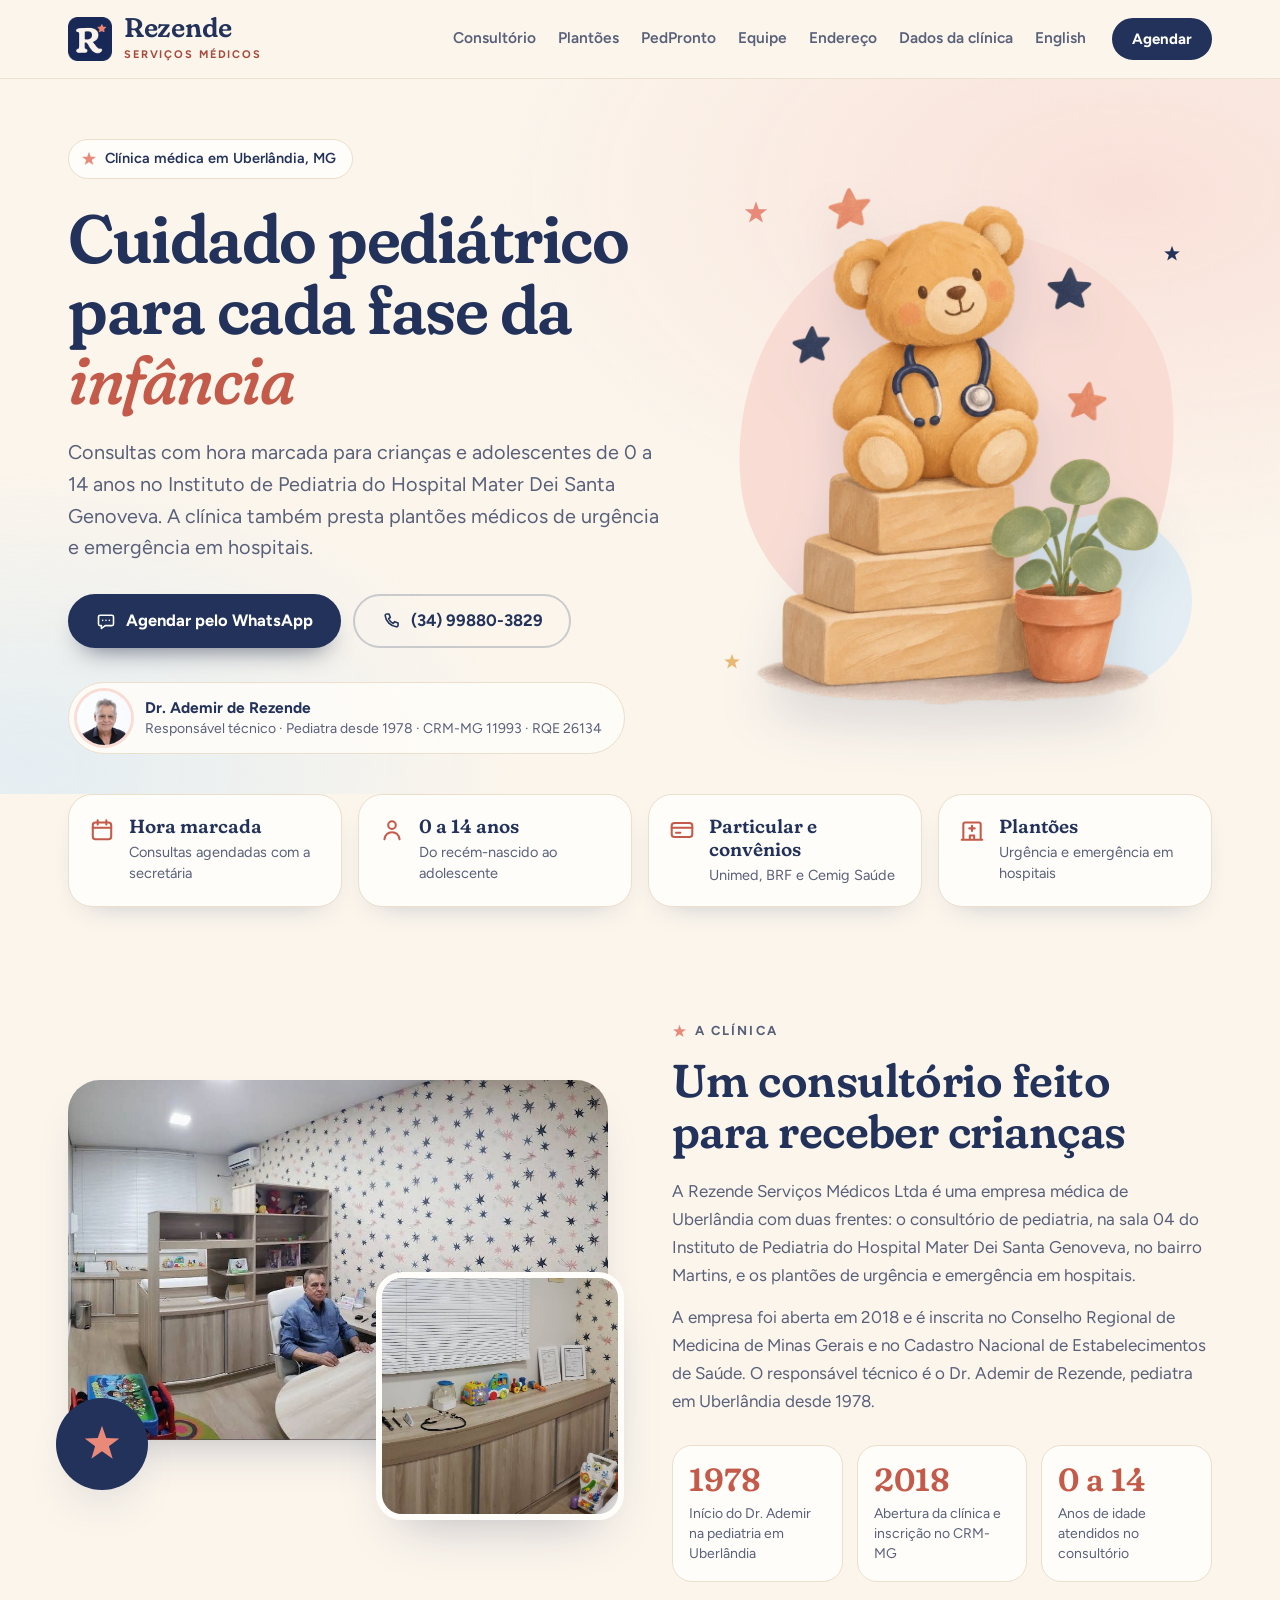
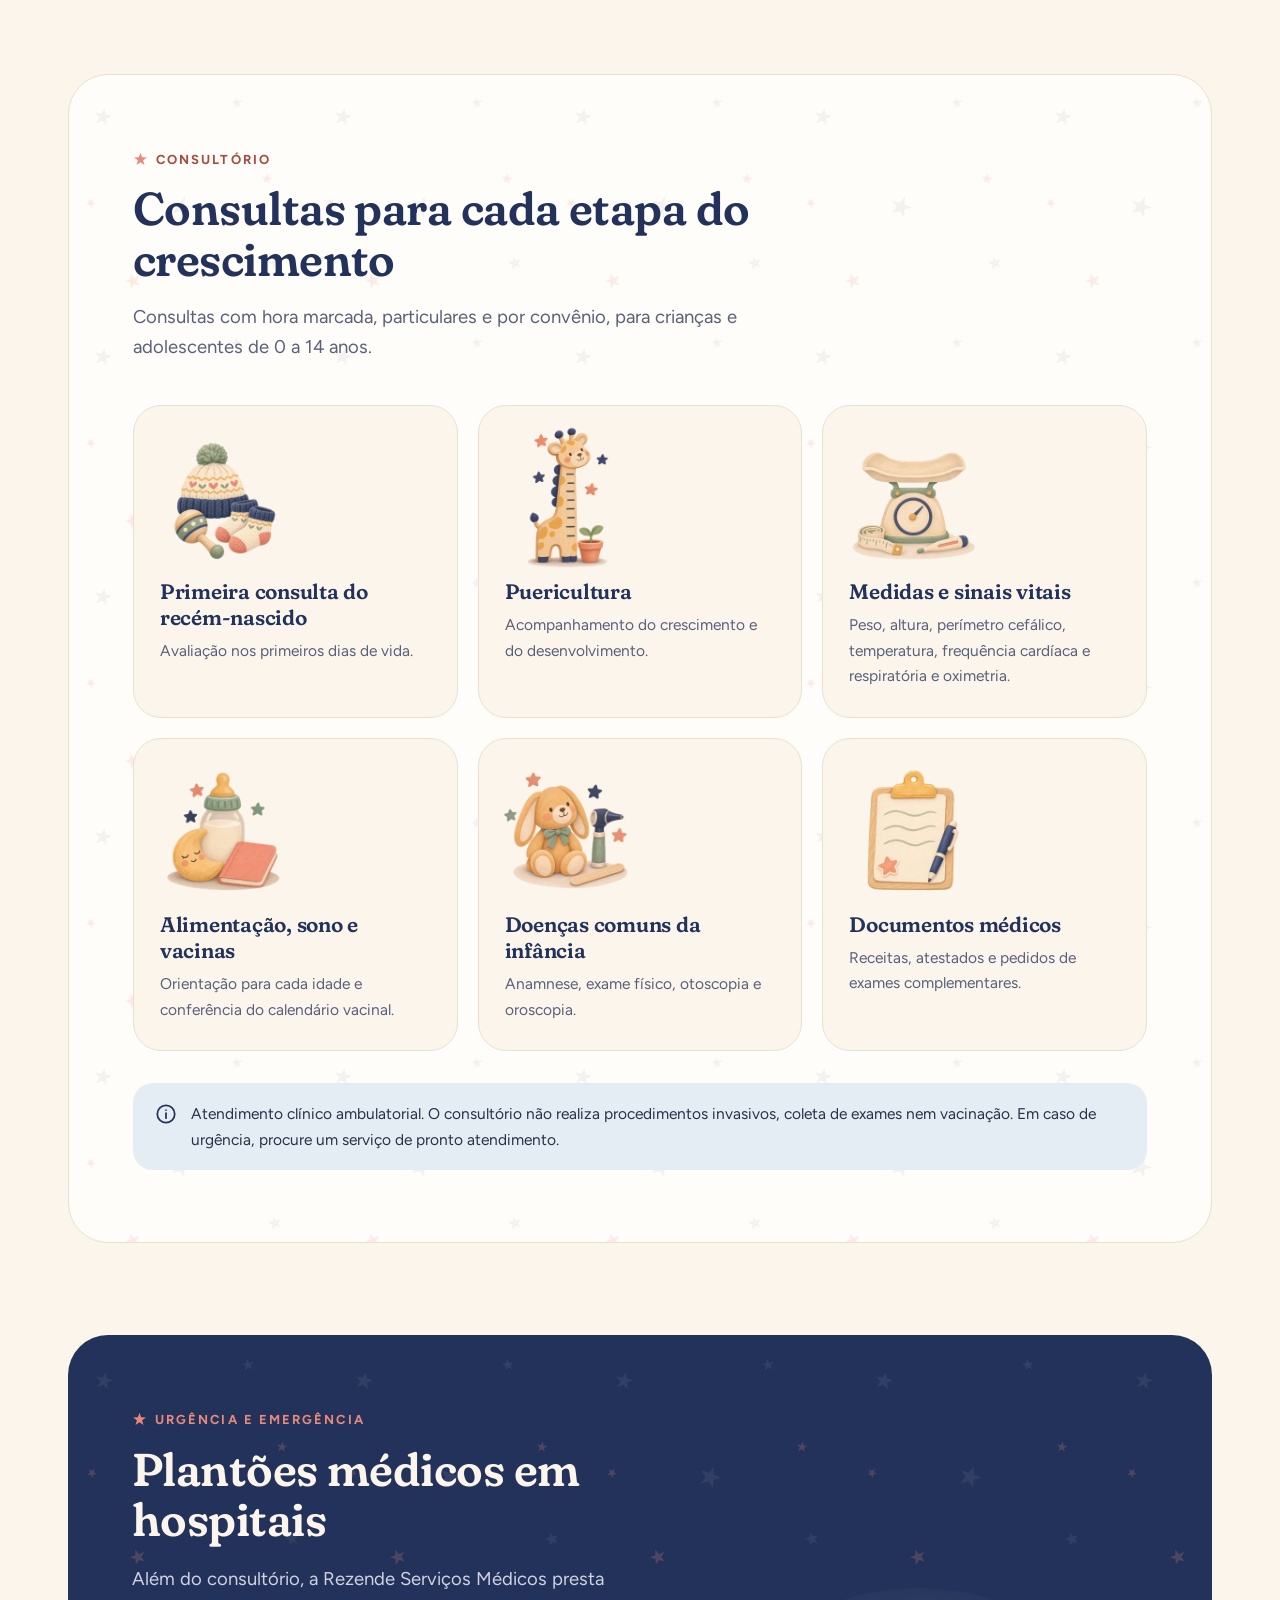
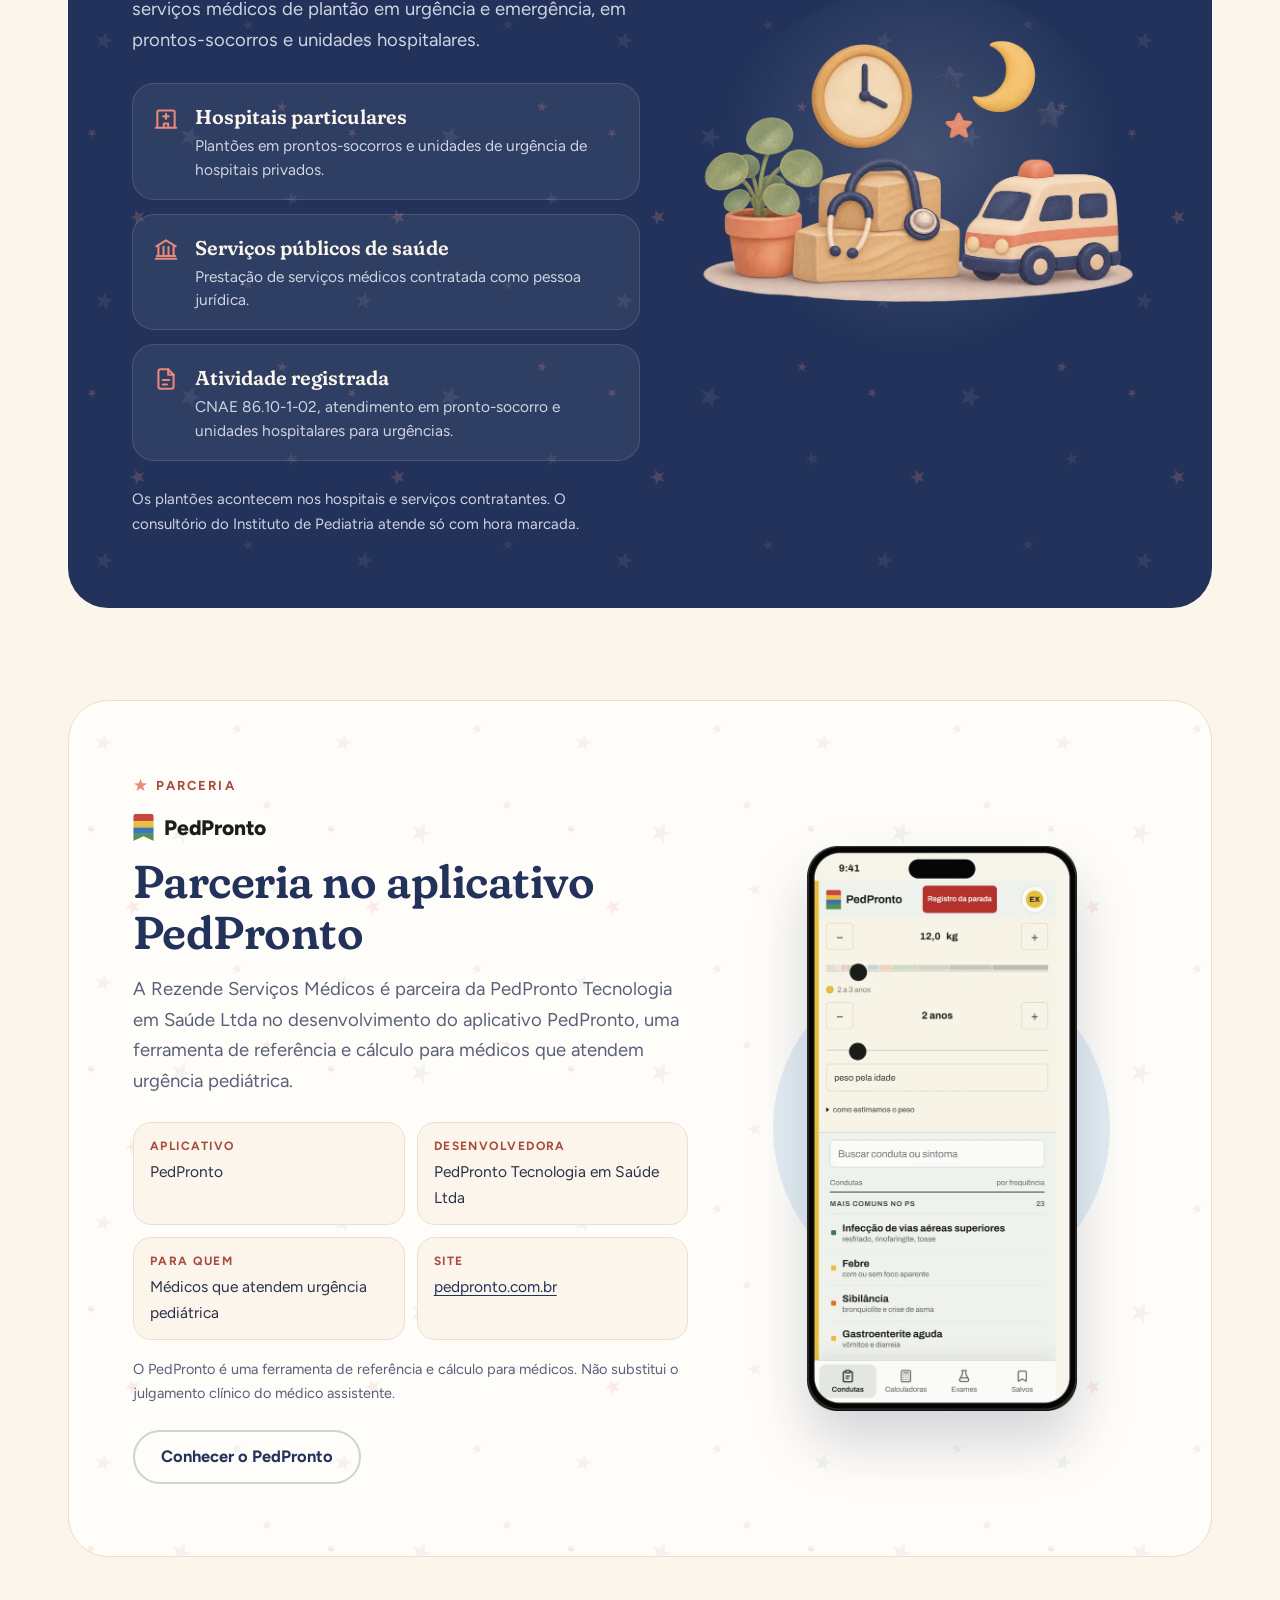
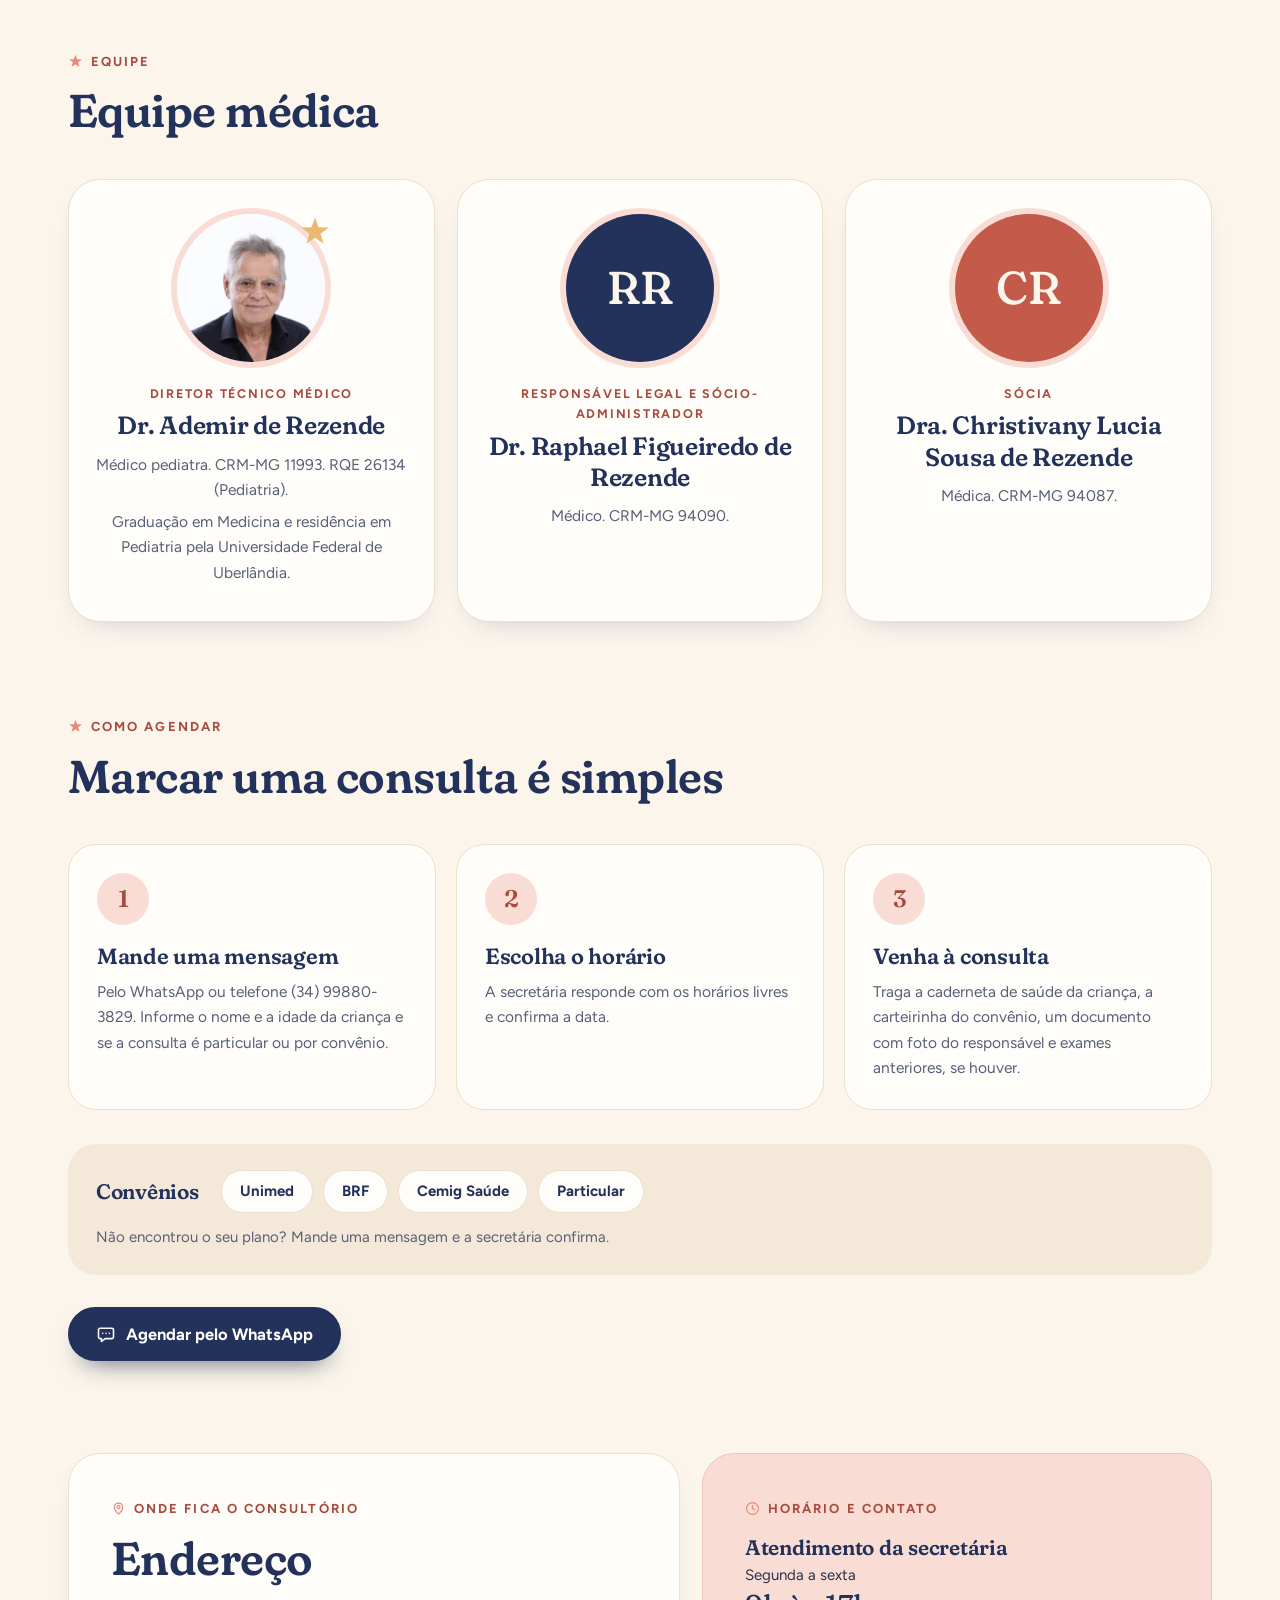
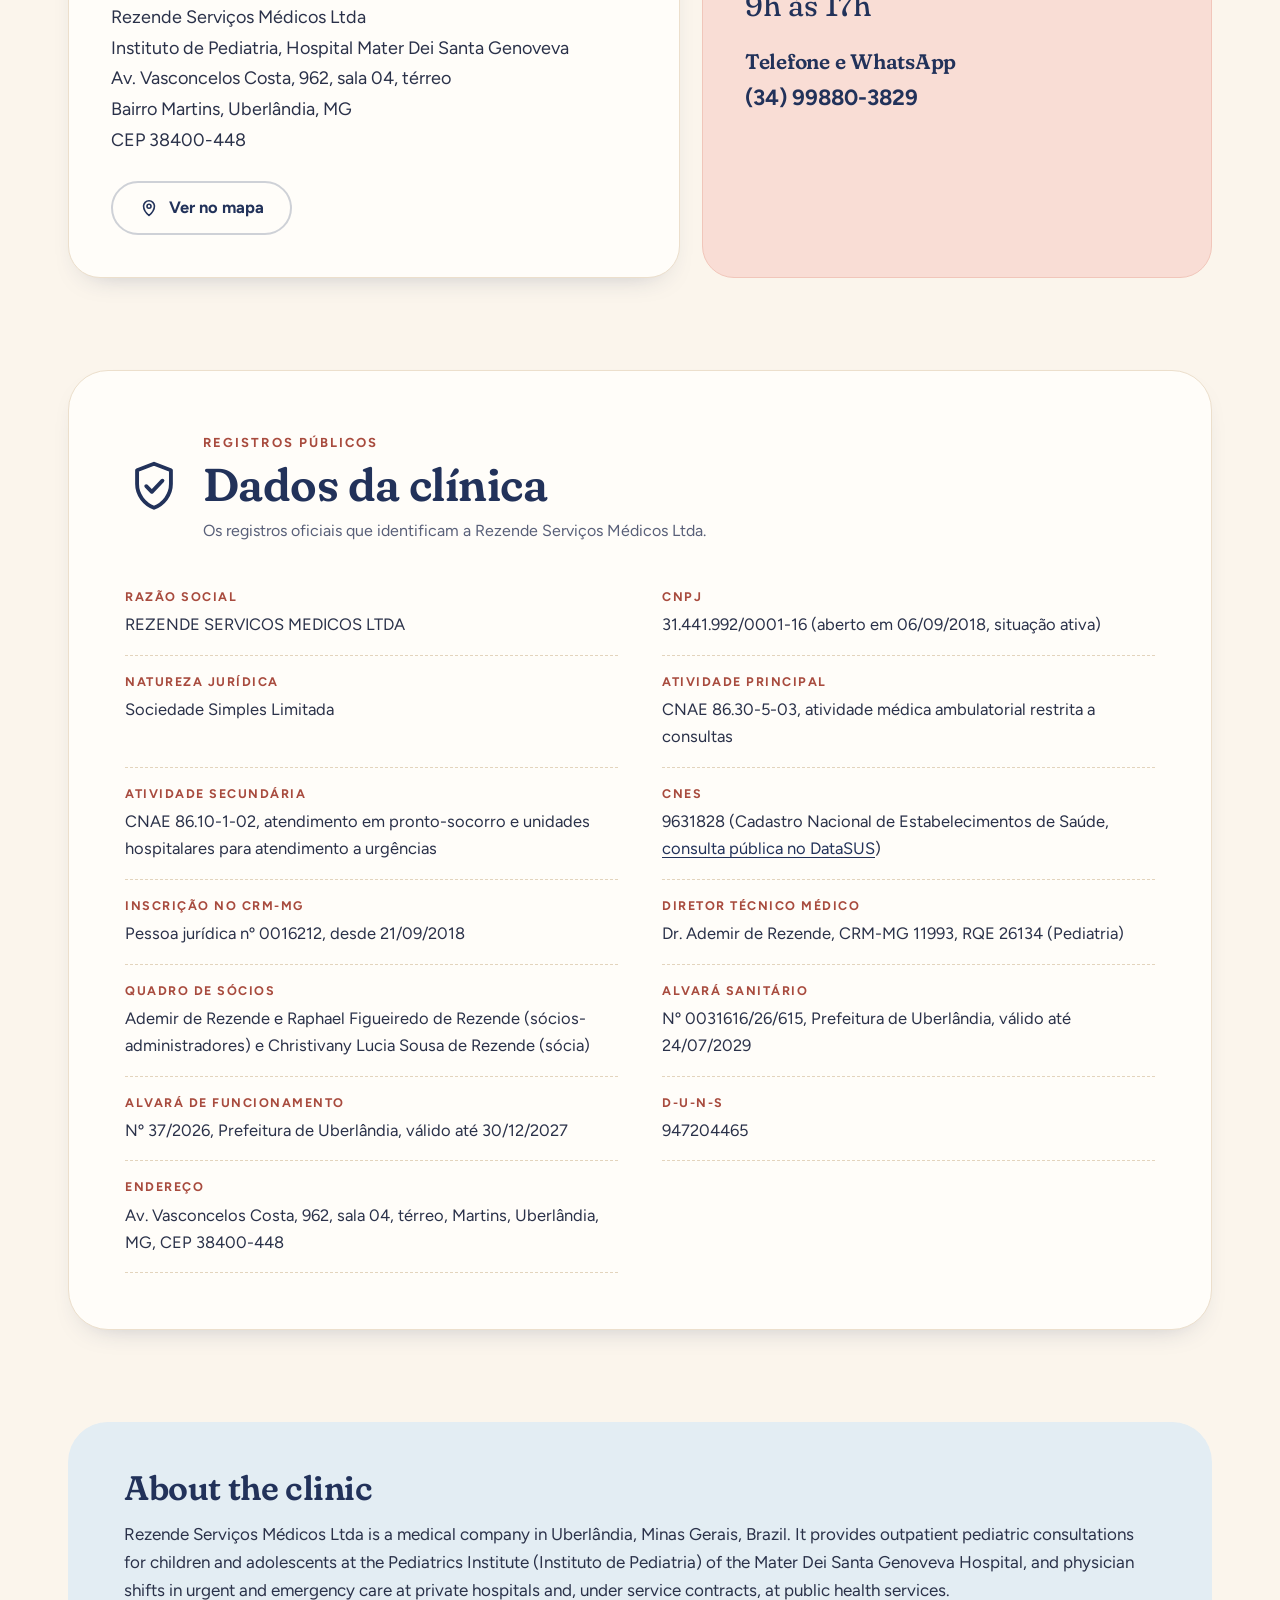
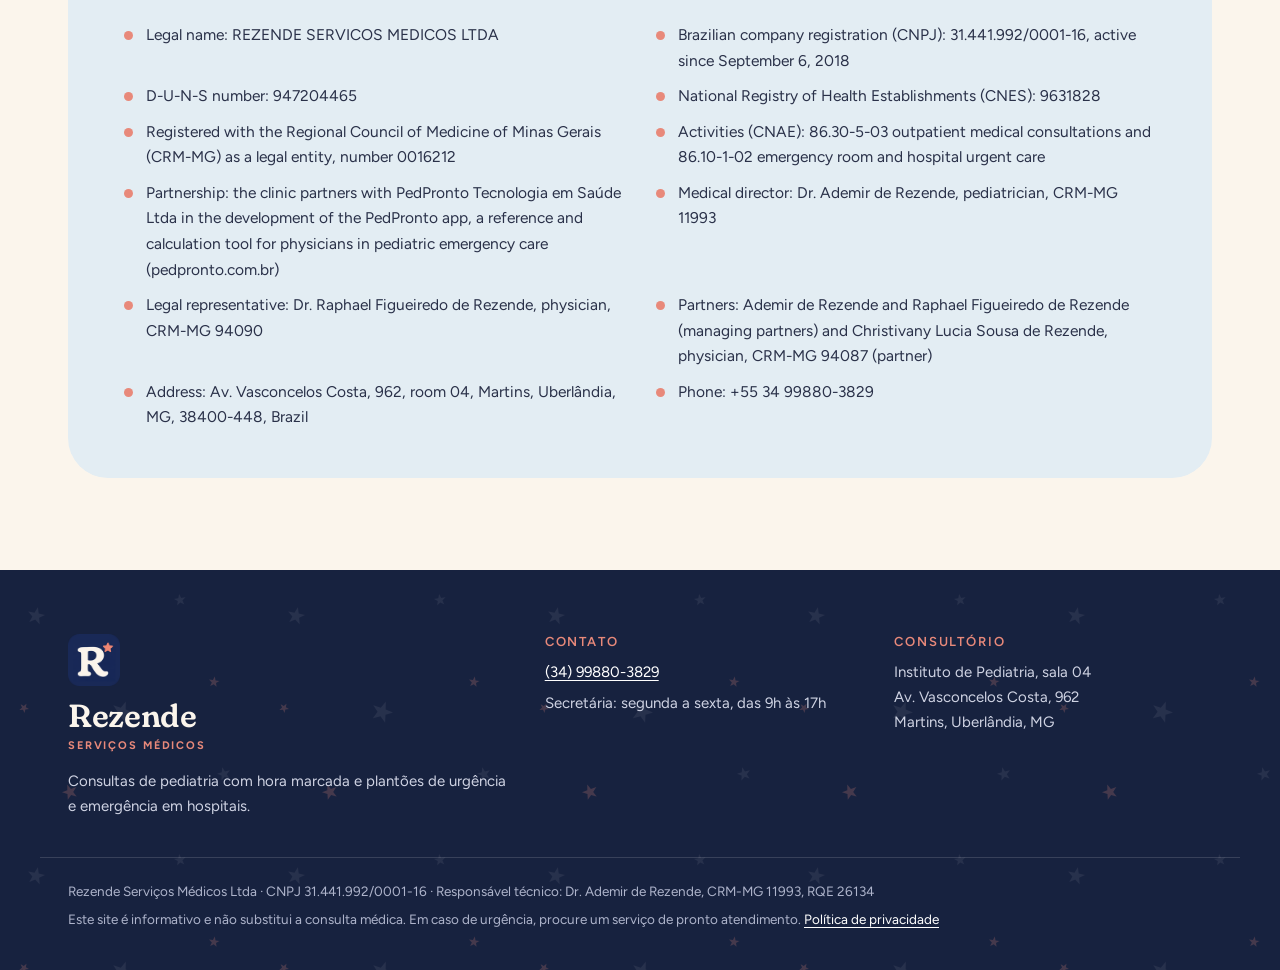
<file: index.html>
<!doctype html>
<html lang="pt-BR">
<head>
<meta charset="utf-8">
<meta name="viewport" content="width=device-width, initial-scale=1">
<title>Rezende Serviços Médicos | Pediatria e plantões em Uberlândia</title>
<meta name="description" content="Rezende Serviços Médicos Ltda, clínica médica de Uberlândia, MG. Consultas de pediatria com hora marcada no Instituto de Pediatria e plantões de urgência e emergência em hospitais. CNPJ 31.441.992/0001-16, CNES 9631828, CRM-MG PJ 0016212.">
<meta name="theme-color" content="#fbf5ec">
<link rel="canonical" href="https://rezendesm.com.br/">
<link rel="icon" href="img/icone-r-32.png" type="image/png" sizes="32x32">
<link rel="icon" href="img/icone-r-192.png" type="image/png" sizes="192x192">
<link rel="apple-touch-icon" href="apple-touch-icon.png">
<link rel="preload" href="fontes/fraunces-normal-latin.woff2" as="font" type="font/woff2" crossorigin>
<link rel="preload" href="fontes/figtree-normal-latin.woff2" as="font" type="font/woff2" crossorigin>
<link rel="stylesheet" href="estilo.css">
<meta property="og:title" content="Rezende Serviços Médicos">
<meta property="og:description" content="Consultas de pediatria com hora marcada no Instituto de Pediatria e plantões de urgência e emergência em hospitais. Uberlândia, MG.">
<meta property="og:type" content="website">
<meta property="og:url" content="https://rezendesm.com.br/">
<meta property="og:image" content="https://rezendesm.com.br/img/consultorio-2.jpg">
<script type="application/ld+json">
{
  "@context": "https://schema.org",
  "@type": "MedicalClinic",
  "name": "Rezende Serviços Médicos Ltda",
  "legalName": "REZENDE SERVICOS MEDICOS LTDA",
  "description": "Clínica médica de Uberlândia, MG. Consultas de pediatria com hora marcada no Instituto de Pediatria e plantões médicos de urgência e emergência em hospitais.",
  "taxID": "31.441.992/0001-16",
  "duns": "947204465",
  "url": "https://rezendesm.com.br/",
  "logo": "https://rezendesm.com.br/img/icone-512.png",
  "telephone": "+55 34 99880-3829",
  "medicalSpecialty": "Pediatric",
  "address": {
    "@type": "PostalAddress",
    "streetAddress": "Av. Vasconcelos Costa, 962, sala 04, Instituto de Pediatria",
    "addressLocality": "Uberlândia",
    "addressRegion": "MG",
    "postalCode": "38400-448",
    "addressCountry": "BR"
  },
  "openingHours": "Mo-Fr 09:00-17:00"
}
</script>
</head>
<body>
<svg width="0" height="0" style="position:absolute" aria-hidden="true" focusable="false">
  <symbol id="estrela" viewBox="-11 -11 22 22"><path fill="currentColor" d="M0-10L2.35-3.24L9.51-3.09L3.8 1.24L5.88 8.09L0 4L-5.88 8.09L-3.8 1.24L-9.51-3.09L-2.35-3.24Z"/></symbol>
  <symbol id="i-mensagem" viewBox="0 0 24 24"><g fill="none" stroke="currentColor" stroke-width="1.9" stroke-linecap="round" stroke-linejoin="round"><path d="M5 5h14a2 2 0 0 1 2 2v8.5a2 2 0 0 1-2 2h-8l-4.5 3.5v-3.5H5a2 2 0 0 1-2-2V7a2 2 0 0 1 2-2z"/><path d="M8 11.2h.01M12 11.2h.01M16 11.2h.01"/></g></symbol>
  <symbol id="i-telefone" viewBox="0 0 24 24"><path fill="none" stroke="currentColor" stroke-width="1.9" stroke-linecap="round" stroke-linejoin="round" d="M7 3.5h2.6l1.6 4.2-2.1 1.6a11.5 11.5 0 0 0 5.6 5.6l1.6-2.1 4.2 1.6v2.6a2 2 0 0 1-2.1 2A15.5 15.5 0 0 1 5 5.6a2 2 0 0 1 2-2.1z"/></symbol>
  <symbol id="i-calendario" viewBox="0 0 24 24"><g fill="none" stroke="currentColor" stroke-width="1.9" stroke-linecap="round" stroke-linejoin="round"><rect x="3.5" y="5" width="17" height="15.5" rx="2.5"/><path d="M3.5 10h17M8 3v4M16 3v4"/></g></symbol>
  <symbol id="i-crianca" viewBox="0 0 24 24"><g fill="none" stroke="currentColor" stroke-width="1.9" stroke-linecap="round" stroke-linejoin="round"><circle cx="12" cy="7.5" r="3.5"/><path d="M5 20.5c.7-4 3.4-6.5 7-6.5s6.3 2.5 7 6.5"/></g></symbol>
  <symbol id="i-cartao" viewBox="0 0 24 24"><g fill="none" stroke="currentColor" stroke-width="1.9" stroke-linecap="round" stroke-linejoin="round"><rect x="2.5" y="5.5" width="19" height="13" rx="2.5"/><path d="M2.5 10h19M6.5 14.5h4"/></g></symbol>
  <symbol id="i-pino" viewBox="0 0 24 24"><g fill="none" stroke="currentColor" stroke-width="1.9" stroke-linecap="round" stroke-linejoin="round"><path d="M12 21s-6.5-5.7-6.5-11.2a6.5 6.5 0 0 1 13 0C18.5 15.3 12 21 12 21z"/><circle cx="12" cy="9.8" r="2.4"/></g></symbol>
  <symbol id="i-info" viewBox="0 0 24 24"><g fill="none" stroke="currentColor" stroke-width="1.9" stroke-linecap="round" stroke-linejoin="round"><circle cx="12" cy="12" r="9.5"/><path d="M12 11v5.5M12 7.7h.01"/></g></symbol>
  <symbol id="i-escudo" viewBox="0 0 24 24"><g fill="none" stroke="currentColor" stroke-width="1.6" stroke-linecap="round" stroke-linejoin="round"><path d="M12 2.8l7 2.7v5.7c0 4.5-3 8.2-7 9.8-4-1.6-7-5.3-7-9.8V5.5z"/><path d="M8.8 12.1l2.3 2.3 4.4-4.6"/></g></symbol>
  <symbol id="i-relogio" viewBox="0 0 24 24"><g fill="none" stroke="currentColor" stroke-width="1.9" stroke-linecap="round" stroke-linejoin="round"><circle cx="12" cy="12" r="9.5"/><path d="M12 7v5l3.3 2.1"/></g></symbol>
  <symbol id="i-hospital" viewBox="0 0 24 24"><g fill="none" stroke="currentColor" stroke-width="1.9" stroke-linecap="round" stroke-linejoin="round"><path d="M4 21V6.5A1.5 1.5 0 0 1 5.5 5h13A1.5 1.5 0 0 1 20 6.5V21M2.5 21h19M12 8v5M9.5 10.5h5M10 21v-4h4v4"/></g></symbol>
  <symbol id="i-predio" viewBox="0 0 24 24"><g fill="none" stroke="currentColor" stroke-width="1.9" stroke-linecap="round" stroke-linejoin="round"><path d="M3 9.5L12 4l9 5.5M5 10v8M9.7 10v8M14.3 10v8M19 10v8M2.5 21h19M3.5 18.5h17"/></g></symbol>
  <symbol id="i-documento" viewBox="0 0 24 24"><g fill="none" stroke="currentColor" stroke-width="1.9" stroke-linecap="round" stroke-linejoin="round"><path d="M14 3H7a2 2 0 0 0-2 2v14a2 2 0 0 0 2 2h10a2 2 0 0 0 2-2V8z"/><path d="M14 3v5h5M9 13h6M9 17h4"/></g></symbol>
</svg>

<a class="pular" href="#conteudo">Pular para o conteúdo</a>

<header class="topo">
  <div class="faixa topo-linha">
    <a class="marca" href="#inicio" aria-label="Rezende Serviços Médicos, início">
      <img class="marca-icone" src="img/icone-r-128.png" width="128" height="128" alt="">
      <span><span class="marca-nome">Rezende</span><span class="marca-sub">Serviços Médicos</span></span>
    </a>
    <nav class="menu" aria-label="Seções">
      <a href="#atendimento">Consultório</a>
      <a href="#plantoes">Plantões</a>
      <a href="#pedpronto">PedPronto</a>
      <a href="#equipe">Equipe</a>
      <a href="#endereco">Endereço</a>
      <a href="#dados">Dados da clínica</a>
      <a href="#english" lang="en">English</a>
    </nav>
    <a class="botao botao-pequeno" href="https://wa.me/5534998803829">Agendar</a>
  </div>
</header>

<main id="conteudo">

<section class="abertura" id="inicio">
  <div class="faixa abertura-grade">
    <div>
      <p class="etiqueta"><svg class="icone" aria-hidden="true"><use href="#estrela"/></svg>Clínica médica em Uberlândia, MG</p>
      <h1>Cuidado pediátrico para cada fase da <em>infância</em></h1>
      <p class="lead">Consultas com hora marcada para crianças e adolescentes de 0 a 14 anos no Instituto de Pediatria do Hospital Mater Dei Santa Genoveva. A clínica também presta plantões médicos de urgência e emergência em hospitais.</p>
      <div class="botoes">
        <a class="botao" href="https://wa.me/5534998803829"><svg class="icone" aria-hidden="true"><use href="#i-mensagem"/></svg>Agendar pelo WhatsApp</a>
        <a class="botao botao-contorno" href="tel:+5534998803829"><svg class="icone" aria-hidden="true"><use href="#i-telefone"/></svg>(34) 99880-3829</a>
      </div>
      <div class="medico">
        <img src="img/dr-ademir.jpg" width="640" height="640" alt="">
        <p><strong>Dr. Ademir de Rezende</strong>Responsável técnico · Pediatra desde 1978 · CRM-MG 11993 · RQE 26134</p>
      </div>
    </div>
    <div class="abertura-arte" aria-hidden="true">
      <img src="img/ilustra-abertura.webp" width="900" height="1156" alt="">
      <svg class="icone flutua f1"><use href="#estrela"/></svg>
      <svg class="icone flutua f2"><use href="#estrela"/></svg>
      <svg class="icone flutua f3"><use href="#estrela"/></svg>
    </div>
  </div>
</section>

<section class="fatos" aria-label="Resumo">
  <ul class="faixa fatos-lista">
    <li><svg class="icone" aria-hidden="true"><use href="#i-calendario"/></svg><span><strong>Hora marcada</strong>Consultas agendadas com a secretária</span></li>
    <li><svg class="icone" aria-hidden="true"><use href="#i-crianca"/></svg><span><strong>0 a 14 anos</strong>Do recém-nascido ao adolescente</span></li>
    <li><svg class="icone" aria-hidden="true"><use href="#i-cartao"/></svg><span><strong>Particular e convênios</strong>Unimed, BRF e Cemig Saúde</span></li>
    <li><svg class="icone" aria-hidden="true"><use href="#i-hospital"/></svg><span><strong>Plantões</strong>Urgência e emergência em hospitais</span></li>
  </ul>
</section>

<section id="sobre" class="bloco">
  <div class="faixa sobre">
    <div class="colagem">
      <figure class="foto-grande"><img src="img/consultorio-2.jpg" width="1200" height="636" alt="Dr. Ademir de Rezende no consultório da clínica, com estante de brinquedos e papel de parede de estrelas"></figure>
      <figure class="foto-pequena"><img src="img/consultorio-3.jpg" width="1200" height="911" loading="lazy" alt="Bancada de exame com maca, brinquedos e instrumentos"></figure>
      <span class="adesivo" aria-hidden="true"><svg class="icone"><use href="#estrela"/></svg></span>
    </div>
    <div class="sobre-texto">
      <p class="sobretitulo"><svg class="icone" aria-hidden="true"><use href="#estrela"/></svg>A clínica</p>
      <h2>Um consultório feito para receber crianças</h2>
      <p>A Rezende Serviços Médicos Ltda é uma empresa médica de Uberlândia com duas frentes: o consultório de pediatria, na sala 04 do Instituto de Pediatria do Hospital Mater Dei Santa Genoveva, no bairro Martins, e os plantões de urgência e emergência em hospitais.</p>
      <p>A empresa foi aberta em 2018 e é inscrita no Conselho Regional de Medicina de Minas Gerais e no Cadastro Nacional de Estabelecimentos de Saúde. O responsável técnico é o Dr. Ademir de Rezende, pediatra em Uberlândia desde 1978.</p>
      <dl class="numeros">
        <div><dt>1978</dt><dd>Início do Dr. Ademir na pediatria em Uberlândia</dd></div>
        <div><dt>2018</dt><dd>Abertura da clínica e inscrição no CRM-MG</dd></div>
        <div><dt>0 a 14</dt><dd>Anos de idade atendidos no consultório</dd></div>
      </dl>
    </div>
  </div>
</section>

<section id="atendimento" class="bloco bloco-curto">
  <div class="faixa">
    <div class="painel painel-branco">
      <div class="cabeca-secao">
        <p class="sobretitulo"><svg class="icone" aria-hidden="true"><use href="#estrela"/></svg>Consultório</p>
        <h2>Consultas para cada etapa do crescimento</h2>
        <p class="intro">Consultas com hora marcada, particulares e por convênio, para crianças e adolescentes de 0 a 14 anos.</p>
      </div>
      <ul class="servicos">
        <li><img src="img/servico-recem-nascido.webp" width="320" height="320" loading="lazy" alt=""><h3>Primeira consulta do recém-nascido</h3><p>Avaliação nos primeiros dias de vida.</p></li>
        <li><img src="img/servico-puericultura.webp" width="320" height="320" loading="lazy" alt=""><h3>Puericultura</h3><p>Acompanhamento do crescimento e do desenvolvimento.</p></li>
        <li><img src="img/servico-medidas.webp" width="320" height="320" loading="lazy" alt=""><h3>Medidas e sinais vitais</h3><p>Peso, altura, perímetro cefálico, temperatura, frequência cardíaca e respiratória e oximetria.</p></li>
        <li><img src="img/servico-rotina.webp" width="320" height="320" loading="lazy" alt=""><h3>Alimentação, sono e vacinas</h3><p>Orientação para cada idade e conferência do calendário vacinal.</p></li>
        <li><img src="img/servico-doencas.webp" width="320" height="320" loading="lazy" alt=""><h3>Doenças comuns da infância</h3><p>Anamnese, exame físico, otoscopia e oroscopia.</p></li>
        <li><img src="img/servico-documentos.webp" width="320" height="320" loading="lazy" alt=""><h3>Documentos médicos</h3><p>Receitas, atestados e pedidos de exames complementares.</p></li>
      </ul>
      <p class="aviso"><svg class="icone" aria-hidden="true"><use href="#i-info"/></svg><span>Atendimento clínico ambulatorial. O consultório não realiza procedimentos invasivos, coleta de exames nem vacinação. Em caso de urgência, procure um serviço de pronto atendimento.</span></p>
    </div>
  </div>
</section>

<section id="plantoes" class="bloco bloco-curto">
  <div class="faixa">
    <div class="painel painel-escuro plantoes">
      <div>
        <p class="sobretitulo"><svg class="icone" aria-hidden="true"><use href="#estrela"/></svg>Urgência e emergência</p>
        <h2>Plantões médicos em hospitais</h2>
        <p class="intro">Além do consultório, a Rezende Serviços Médicos presta serviços médicos de plantão em urgência e emergência, em prontos-socorros e unidades hospitalares.</p>
        <ul class="lista-plantoes">
          <li><svg class="icone" aria-hidden="true"><use href="#i-hospital"/></svg><span><strong>Hospitais particulares</strong>Plantões em prontos-socorros e unidades de urgência de hospitais privados.</span></li>
          <li><svg class="icone" aria-hidden="true"><use href="#i-predio"/></svg><span><strong>Serviços públicos de saúde</strong>Prestação de serviços médicos contratada como pessoa jurídica.</span></li>
          <li><svg class="icone" aria-hidden="true"><use href="#i-documento"/></svg><span><strong>Atividade registrada</strong>CNAE 86.10-1-02, atendimento em pronto-socorro e unidades hospitalares para urgências.</span></li>
        </ul>
        <p class="nota-clara">Os plantões acontecem nos hospitais e serviços contratantes. O consultório do Instituto de Pediatria atende só com hora marcada.</p>
      </div>
      <div class="plantoes-arte" aria-hidden="true">
        <img src="img/ilustra-plantoes.webp" width="1000" height="607" loading="lazy" alt="">
      </div>
    </div>
  </div>
</section>

<section id="pedpronto" class="bloco bloco-curto">
  <div class="faixa">
    <div class="painel painel-branco parceria">
      <div>
        <p class="sobretitulo"><svg class="icone" aria-hidden="true"><use href="#estrela"/></svg>Parceria</p>
        <p class="pp-marca"><svg viewBox="0 0 26 34" aria-hidden="true"><defs><clipPath id="pp-fita"><path d="M0 3a3 3 0 0 1 3-3h20a3 3 0 0 1 3 3v31l-13-6-13 6z"/></clipPath></defs><g clip-path="url(#pp-fita)"><rect width="26" height="9" fill="#c9453d"/><rect y="9" width="26" height="8" fill="#e8be3a"/><rect y="17" width="26" height="8" fill="#3c74b4"/><rect y="25" width="26" height="9" fill="#55924f"/></g></svg>PedPronto</p>
        <h2>Parceria no aplicativo PedPronto</h2>
        <p class="intro">A Rezende Serviços Médicos é parceira da PedPronto Tecnologia em Saúde Ltda no desenvolvimento do aplicativo PedPronto, uma ferramenta de referência e cálculo para médicos que atendem urgência pediátrica.</p>
        <dl class="parceria-ficha">
          <div><dt>Aplicativo</dt><dd>PedPronto</dd></div>
          <div><dt>Desenvolvedora</dt><dd>PedPronto Tecnologia em Saúde Ltda</dd></div>
          <div><dt>Para quem</dt><dd>Médicos que atendem urgência pediátrica</dd></div>
          <div><dt>Site</dt><dd><a href="https://pedpronto.com.br/">pedpronto.com.br</a></dd></div>
        </dl>
        <p class="nota-pp">O PedPronto é uma ferramenta de referência e cálculo para médicos. Não substitui o julgamento clínico do médico assistente.</p>
        <div class="botoes"><a class="botao botao-contorno" href="https://pedpronto.com.br/">Conhecer o PedPronto</a></div>
      </div>
      <div class="parceria-tela">
        <img src="img/pedpronto-app.webp" width="560" height="1173" loading="lazy" alt="Tela do aplicativo PedPronto no celular, com o peso e a idade da criança e a lista de condutas mais comuns no pronto-socorro">
      </div>
    </div>
  </div>
</section>

<section id="equipe" class="bloco bloco-curto">
  <div class="faixa">
    <div class="cabeca-secao">
      <p class="sobretitulo"><svg class="icone" aria-hidden="true"><use href="#estrela"/></svg>Equipe</p>
      <h2>Equipe médica</h2>
    </div>
    <div class="equipe">
      <article class="pessoa">
        <div class="pessoa-foto"><img src="img/dr-ademir.jpg" width="640" height="640" loading="lazy" alt="Dr. Ademir de Rezende"><svg class="icone" aria-hidden="true"><use href="#estrela"/></svg></div>
        <div>
          <p class="cargo">Diretor técnico médico</p>
          <h3>Dr. Ademir de Rezende</h3>
          <p>Médico pediatra. CRM-MG 11993. RQE 26134 (Pediatria).</p>
          <p>Graduação em Medicina e residência em Pediatria pela Universidade Federal de Uberlândia.</p>
        </div>
      </article>
      <article class="pessoa">
        <div class="pessoa-foto"><span class="iniciais" aria-hidden="true">RR</span></div>
        <div>
          <p class="cargo">Responsável legal e sócio-administrador</p>
          <h3>Dr. Raphael Figueiredo de Rezende</h3>
          <p>Médico. CRM-MG 94090.</p>
        </div>
      </article>
      <article class="pessoa">
        <div class="pessoa-foto"><span class="iniciais iniciais-coral" aria-hidden="true">CR</span></div>
        <div>
          <p class="cargo">Sócia</p>
          <h3>Dra. Christivany Lucia Sousa de Rezende</h3>
          <p>Médica. CRM-MG 94087.</p>
        </div>
      </article>
    </div>
  </div>
</section>

<section id="agendar" class="bloco bloco-curto">
  <div class="faixa">
    <div class="cabeca-secao">
      <p class="sobretitulo"><svg class="icone" aria-hidden="true"><use href="#estrela"/></svg>Como agendar</p>
      <h2>Marcar uma consulta é simples</h2>
    </div>
    <ol class="passos">
      <li><span class="passo-num" aria-hidden="true">1</span><h3>Mande uma mensagem</h3><p>Pelo WhatsApp ou telefone (34) 99880-3829. Informe o nome e a idade da criança e se a consulta é particular ou por convênio.</p></li>
      <li><span class="passo-num" aria-hidden="true">2</span><h3>Escolha o horário</h3><p>A secretária responde com os horários livres e confirma a data.</p></li>
      <li><span class="passo-num" aria-hidden="true">3</span><h3>Venha à consulta</h3><p>Traga a caderneta de saúde da criança, a carteirinha do convênio, um documento com foto do responsável e exames anteriores, se houver.</p></li>
    </ol>
    <div class="convenios" id="convenios">
      <h3>Convênios</h3>
      <ul>
        <li>Unimed</li>
        <li>BRF</li>
        <li>Cemig Saúde</li>
        <li>Particular</li>
      </ul>
      <p>Não encontrou o seu plano? Mande uma mensagem e a secretária confirma.</p>
    </div>
    <div class="botoes agendar-fim">
      <a class="botao" href="https://wa.me/5534998803829"><svg class="icone" aria-hidden="true"><use href="#i-mensagem"/></svg>Agendar pelo WhatsApp</a>
    </div>
  </div>
</section>

<section id="endereco" class="bloco bloco-curto">
  <div class="faixa local">
    <div class="cartao">
      <p class="sobretitulo"><svg class="icone" aria-hidden="true"><use href="#i-pino"/></svg>Onde fica o consultório</p>
      <h2>Endereço</h2>
      <address>
        Rezende Serviços Médicos Ltda<br>
        Instituto de Pediatria, Hospital Mater Dei Santa Genoveva<br>
        Av. Vasconcelos Costa, 962, sala 04, térreo<br>
        Bairro Martins, Uberlândia, MG<br>
        CEP 38400-448
      </address>
      <div class="botoes"><a class="botao botao-contorno" href="https://maps.app.goo.gl/CZtjGZ5Qo5oz8Xz57"><svg class="icone" aria-hidden="true"><use href="#i-pino"/></svg>Ver no mapa</a></div>
    </div>
    <div class="cartao cartao-coral">
      <p class="sobretitulo"><svg class="icone" aria-hidden="true"><use href="#i-relogio"/></svg>Horário e contato</p>
      <h3>Atendimento da secretária</h3>
      <p class="horario"><small>Segunda a sexta</small>9h às 17h</p>
      <h3>Telefone e WhatsApp</h3>
      <p><a class="telefone" href="tel:+5534998803829">(34) 99880-3829</a></p>
    </div>
  </div>
</section>

<section id="dados" class="bloco bloco-curto">
  <div class="faixa">
    <div class="ficha">
      <div class="ficha-cabeca">
        <svg class="icone" aria-hidden="true"><use href="#i-escudo"/></svg>
        <div>
          <p class="sobretitulo">Registros públicos</p>
          <h2>Dados da clínica</h2>
          <p class="intro">Os registros oficiais que identificam a Rezende Serviços Médicos Ltda.</p>
        </div>
      </div>
      <dl class="dados">
        <div><dt>Razão social</dt><dd>REZENDE SERVICOS MEDICOS LTDA</dd></div>
        <div><dt>CNPJ</dt><dd>31.441.992/0001-16 (aberto em 06/09/2018, situação ativa)</dd></div>
        <div><dt>Natureza jurídica</dt><dd>Sociedade Simples Limitada</dd></div>
        <div><dt>Atividade principal</dt><dd>CNAE 86.30-5-03, atividade médica ambulatorial restrita a consultas</dd></div>
        <div><dt>Atividade secundária</dt><dd>CNAE 86.10-1-02, atendimento em pronto-socorro e unidades hospitalares para atendimento a urgências</dd></div>
        <div><dt>CNES</dt><dd>9631828 (Cadastro Nacional de Estabelecimentos de Saúde, <a href="https://cnes.datasus.gov.br/pages/estabelecimentos/consulta.jsp">consulta pública no DataSUS</a>)</dd></div>
        <div><dt>Inscrição no CRM-MG</dt><dd>Pessoa jurídica nº 0016212, desde 21/09/2018</dd></div>
        <div><dt>Diretor técnico médico</dt><dd>Dr. Ademir de Rezende, CRM-MG 11993, RQE 26134 (Pediatria)</dd></div>
        <div><dt>Quadro de sócios</dt><dd>Ademir de Rezende e Raphael Figueiredo de Rezende (sócios-administradores) e Christivany Lucia Sousa de Rezende (sócia)</dd></div>
        <div><dt>Alvará sanitário</dt><dd>Nº 0031616/26/615, Prefeitura de Uberlândia, válido até 24/07/2029</dd></div>
        <div><dt>Alvará de funcionamento</dt><dd>Nº 37/2026, Prefeitura de Uberlândia, válido até 30/12/2027</dd></div>
        <div><dt>D-U-N-S</dt><dd>947204465</dd></div>
        <div><dt>Endereço</dt><dd>Av. Vasconcelos Costa, 962, sala 04, térreo, Martins, Uberlândia, MG, CEP 38400-448</dd></div>
      </dl>
    </div>
  </div>
</section>

<section id="english" class="bloco bloco-curto" lang="en">
  <div class="faixa">
    <div class="ingles">
      <h2>About the clinic</h2>
      <p>Rezende Serviços Médicos Ltda is a medical company in Uberlândia, Minas Gerais, Brazil. It provides outpatient pediatric consultations for children and adolescents at the Pediatrics Institute (Instituto de Pediatria) of the Mater Dei Santa Genoveva Hospital, and physician shifts in urgent and emergency care at private hospitals and, under service contracts, at public health services.</p>
      <ul>
        <li>Legal name: REZENDE SERVICOS MEDICOS LTDA</li>
        <li>Brazilian company registration (CNPJ): 31.441.992/0001-16, active since September 6, 2018</li>
        <li>D-U-N-S number: 947204465</li>
        <li>National Registry of Health Establishments (CNES): 9631828</li>
        <li>Registered with the Regional Council of Medicine of Minas Gerais (CRM-MG) as a legal entity, number 0016212</li>
        <li>Activities (CNAE): 86.30-5-03 outpatient medical consultations and 86.10-1-02 emergency room and hospital urgent care</li>
        <li>Partnership: the clinic partners with PedPronto Tecnologia em Saúde Ltda in the development of the PedPronto app, a reference and calculation tool for physicians in pediatric emergency care (pedpronto.com.br)</li>
        <li>Medical director: Dr. Ademir de Rezende, pediatrician, CRM-MG 11993</li>
        <li>Legal representative: Dr. Raphael Figueiredo de Rezende, physician, CRM-MG 94090</li>
        <li>Partners: Ademir de Rezende and Raphael Figueiredo de Rezende (managing partners) and Christivany Lucia Sousa de Rezende, physician, CRM-MG 94087 (partner)</li>
        <li>Address: Av. Vasconcelos Costa, 962, room 04, Martins, Uberlândia, MG, 38400-448, Brazil</li>
        <li>Phone: +55 34 99880-3829</li>
      </ul>
    </div>
  </div>
</section>

</main>

<footer class="rodape">
  <div class="faixa rodape-grade">
    <div>
      <img class="marca-icone" src="img/icone-r-128.png" width="128" height="128" alt="" loading="lazy">
      <span class="marca-nome">Rezende</span>
      <span class="marca-sub">Serviços Médicos</span>
      <p>Consultas de pediatria com hora marcada e plantões de urgência e emergência em hospitais.</p>
    </div>
    <div>
      <h3>Contato</h3>
      <p><a href="tel:+5534998803829">(34) 99880-3829</a></p>
      <p>Secretária: segunda a sexta, das 9h às 17h</p>
    </div>
    <div>
      <h3>Consultório</h3>
      <p>Instituto de Pediatria, sala 04<br>Av. Vasconcelos Costa, 962<br>Martins, Uberlândia, MG</p>
    </div>
  </div>
  <div class="faixa rodape-base">
    <p>Rezende Serviços Médicos Ltda · CNPJ 31.441.992/0001-16 · Responsável técnico: Dr. Ademir de Rezende, CRM-MG 11993, RQE 26134</p>
    <p>Este site é informativo e não substitui a consulta médica. Em caso de urgência, procure um serviço de pronto atendimento. <a href="privacidade.html">Política de privacidade</a></p>
  </div>
</footer>
</body>
</html>
</file>
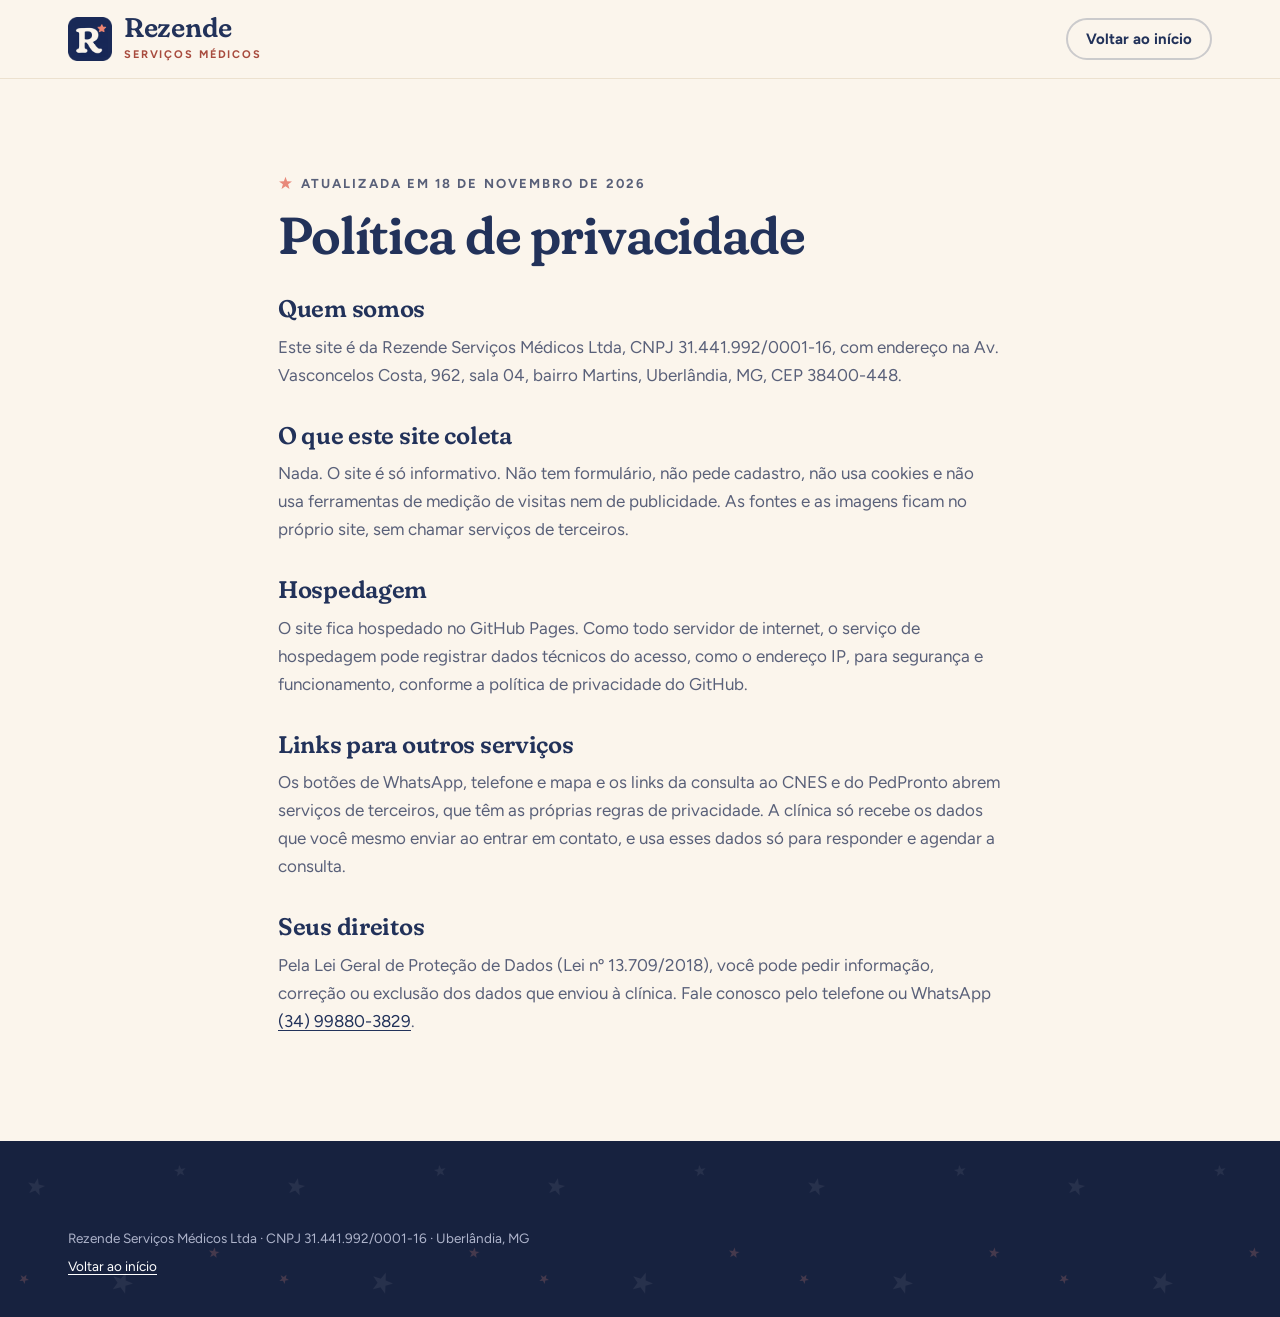
<file: privacidade.html>
<!doctype html>
<html lang="pt-BR">
<head>
<meta charset="utf-8">
<meta name="viewport" content="width=device-width, initial-scale=1">
<title>Política de privacidade | Rezende Serviços Médicos</title>
<meta name="description" content="Política de privacidade do site da Rezende Serviços Médicos Ltda.">
<meta name="theme-color" content="#fbf5ec">
<link rel="canonical" href="https://rezendesm.com.br/privacidade.html">
<link rel="icon" href="img/icone-r-32.png" type="image/png" sizes="32x32">
<link rel="icon" href="img/icone-r-192.png" type="image/png" sizes="192x192">
<link rel="apple-touch-icon" href="apple-touch-icon.png">
<link rel="preload" href="fontes/fraunces-normal-latin.woff2" as="font" type="font/woff2" crossorigin>
<link rel="preload" href="fontes/figtree-normal-latin.woff2" as="font" type="font/woff2" crossorigin>
<link rel="stylesheet" href="estilo.css">
</head>
<body>
<svg width="0" height="0" style="position:absolute" aria-hidden="true" focusable="false">
  <symbol id="estrela" viewBox="-11 -11 22 22"><path fill="currentColor" d="M0-10L2.35-3.24L9.51-3.09L3.8 1.24L5.88 8.09L0 4L-5.88 8.09L-3.8 1.24L-9.51-3.09L-2.35-3.24Z"/></symbol>
</svg>

<a class="pular" href="#conteudo">Pular para o conteúdo</a>

<header class="topo">
  <div class="faixa topo-linha">
    <a class="marca" href="index.html" aria-label="Rezende Serviços Médicos, início">
      <img class="marca-icone" src="img/icone-r-128.png" width="128" height="128" alt="">
      <span><span class="marca-nome">Rezende</span><span class="marca-sub">Serviços Médicos</span></span>
    </a>
    <a class="botao botao-pequeno botao-contorno" href="index.html">Voltar ao início</a>
  </div>
</header>

<main id="conteudo" class="bloco">
  <div class="faixa texto-longo">
    <p class="sobretitulo"><svg class="icone" aria-hidden="true"><use href="#estrela"/></svg>Atualizada em 18 de novembro de 2026</p>
    <h1>Política de privacidade</h1>

    <h2>Quem somos</h2>
    <p>Este site é da Rezende Serviços Médicos Ltda, CNPJ 31.441.992/0001-16, com endereço na Av. Vasconcelos Costa, 962, sala 04, bairro Martins, Uberlândia, MG, CEP 38400-448.</p>

    <h2>O que este site coleta</h2>
    <p>Nada. O site é só informativo. Não tem formulário, não pede cadastro, não usa cookies e não usa ferramentas de medição de visitas nem de publicidade. As fontes e as imagens ficam no próprio site, sem chamar serviços de terceiros.</p>

    <h2>Hospedagem</h2>
    <p>O site fica hospedado no GitHub Pages. Como todo servidor de internet, o serviço de hospedagem pode registrar dados técnicos do acesso, como o endereço IP, para segurança e funcionamento, conforme a política de privacidade do GitHub.</p>

    <h2>Links para outros serviços</h2>
    <p>Os botões de WhatsApp, telefone e mapa e os links da consulta ao CNES e do PedPronto abrem serviços de terceiros, que têm as próprias regras de privacidade. A clínica só recebe os dados que você mesmo enviar ao entrar em contato, e usa esses dados só para responder e agendar a consulta.</p>

    <h2>Seus direitos</h2>
    <p>Pela Lei Geral de Proteção de Dados (Lei nº 13.709/2018), você pode pedir informação, correção ou exclusão dos dados que enviou à clínica. Fale conosco pelo telefone ou WhatsApp <a href="tel:+5534998803829">(34) 99880-3829</a>.</p>
  </div>
</main>

<footer class="rodape">
  <div class="faixa rodape-base">
    <p>Rezende Serviços Médicos Ltda · CNPJ 31.441.992/0001-16 · Uberlândia, MG</p>
    <p><a href="index.html">Voltar ao início</a></p>
  </div>
</footer>
</body>
</html>
</file>
<file: estilo.css>
/* Rezende Serviços Médicos: site institucional.
   Fontes e imagens hospedadas no próprio site. Sem script, sem cookie, sem nada de fora.
   Cores tiradas do consultório: estrelas marinho e coral no papel de parede creme, móveis de madeira clara. */

@font-face { font-family: "Fraunces"; src: url("fontes/fraunces-normal-latin.woff2") format("woff2"); font-weight: 300 700; font-style: normal; font-display: swap; }
@font-face { font-family: "Fraunces"; src: url("fontes/fraunces-italic-latin.woff2") format("woff2"); font-weight: 300 700; font-style: italic; font-display: swap; }
@font-face { font-family: "Figtree"; src: url("fontes/figtree-normal-latin.woff2") format("woff2"); font-weight: 400 800; font-style: normal; font-display: swap; }
@font-face { font-family: "Figtree"; src: url("fontes/figtree-italic-latin.woff2") format("woff2"); font-weight: 400 800; font-style: italic; font-display: swap; }

:root {
  --creme: #fbf5ec;
  --creme-forte: #f4e9d9;
  --branco: #fffdf9;
  --marinho: #22325a;
  --marinho-escuro: #17223f;
  --texto: #2a3149;
  --texto-suave: #596079;
  --texto-claro: #cfd3e3;
  --coral: #e8897a;
  --coral-claro: #f9ddd5;
  --coral-forte: #c45a49;
  --coral-escuro: #a84b3e;
  --mel: #e9b872;
  --ceu: #e3edf3;
  --borda: #ecdfcc;
  --raio: 24px;
  --raio-grande: 40px;
  --sombra: 0 24px 50px -26px rgba(34, 50, 90, .34);
  --sombra-leve: 0 12px 30px -20px rgba(34, 50, 90, .38);
  --fonte-titulo: "Fraunces", Georgia, "Times New Roman", serif;
  --fonte-texto: "Figtree", system-ui, -apple-system, "Segoe UI", Roboto, Arial, sans-serif;
  --estrelas: url("data:image/svg+xml,%3Csvg xmlns='http://www.w3.org/2000/svg' width='240' height='240' viewBox='0 0 240 240'%3E%3Cdefs%3E%3Cpath id='e' d='M0-10L2.35-3.24L9.51-3.09L3.8 1.24L5.88 8.09L0 4L-5.88 8.09L-3.8 1.24L-9.51-3.09L-2.35-3.24Z'/%3E%3C/defs%3E%3Cg fill='%2322325a' fill-opacity='.055'%3E%3Cuse href='%23e' transform='translate(34 42) rotate(12) scale(.9)'/%3E%3Cuse href='%23e' transform='translate(168 28) rotate(-8) scale(.6)'/%3E%3Cuse href='%23e' transform='translate(112 132) rotate(20) scale(1.1)'/%3E%3Cuse href='%23e' transform='translate(206 188) rotate(-15) scale(.7)'/%3E%3C/g%3E%3Cg fill='%23e8897a' fill-opacity='.16'%3E%3Cuse href='%23e' transform='translate(64 206) rotate(-20) scale(.8)'/%3E%3Cuse href='%23e' transform='translate(198 104) rotate(8) scale(.55)'/%3E%3Cuse href='%23e' transform='translate(22 128) rotate(30) scale(.5)'/%3E%3C/g%3E%3C/svg%3E");
  --estrelas-claras: url("data:image/svg+xml,%3Csvg xmlns='http://www.w3.org/2000/svg' width='260' height='260' viewBox='0 0 260 260'%3E%3Cdefs%3E%3Cpath id='e' d='M0-10L2.35-3.24L9.51-3.09L3.8 1.24L5.88 8.09L0 4L-5.88 8.09L-3.8 1.24L-9.51-3.09L-2.35-3.24Z'/%3E%3C/defs%3E%3Cg fill='%23fbf5ec' fill-opacity='.07'%3E%3Cuse href='%23e' transform='translate(36 46) rotate(12) scale(.9)'/%3E%3Cuse href='%23e' transform='translate(180 30) rotate(-8) scale(.6)'/%3E%3Cuse href='%23e' transform='translate(122 142) rotate(20) scale(1.1)'/%3E%3Cuse href='%23e' transform='translate(224 204) rotate(-15) scale(.7)'/%3E%3C/g%3E%3Cg fill='%23e8897a' fill-opacity='.22'%3E%3Cuse href='%23e' transform='translate(70 222) rotate(-20) scale(.8)'/%3E%3Cuse href='%23e' transform='translate(214 112) rotate(8) scale(.55)'/%3E%3Cuse href='%23e' transform='translate(24 138) rotate(30) scale(.5)'/%3E%3C/g%3E%3C/svg%3E");
}

* { box-sizing: border-box; }
html { scroll-behavior: smooth; scroll-padding-top: 92px; -webkit-text-size-adjust: 100%; }
body { margin: 0; background: var(--creme); color: var(--texto); font-family: var(--fonte-texto); font-size: 17px; line-height: 1.65; -webkit-font-smoothing: antialiased; text-rendering: optimizeLegibility; }
img { max-width: 100%; height: auto; display: block; }
a { color: var(--marinho); text-underline-offset: 3px; }
a:hover { color: var(--coral-escuro); }
:focus-visible { outline: 3px solid var(--mel); outline-offset: 3px; border-radius: 8px; }
h1, h2, h3 { margin: 0; font-family: var(--fonte-titulo); font-variation-settings: "SOFT" 100; font-weight: 600; color: var(--marinho); letter-spacing: -.012em; }
h1 { font-size: clamp(40px, 5.4vw, 68px); line-height: 1.04; letter-spacing: -.022em; }
h1 em { font-style: italic; font-weight: 500; color: var(--coral-forte); }
h2 { font-size: clamp(30px, 3.7vw, 46px); line-height: 1.1; }
h3 { font-size: 21px; line-height: 1.25; }
p { margin: 0 0 14px; }
.faixa { width: 100%; max-width: 1200px; margin: 0 auto; padding: 0 28px; }
.icone { width: 1em; height: 1em; flex: none; }
.pular { position: absolute; left: -999px; top: 10px; z-index: 30; padding: 10px 14px; border-radius: 10px; background: var(--branco); }
.pular:focus { left: 10px; }
.sobretitulo { display: inline-flex; align-items: center; gap: 8px; margin: 0 0 14px; font-size: 13px; font-weight: 700; letter-spacing: .16em; text-transform: uppercase; color: var(--coral-escuro); }
.sobretitulo .icone { font-size: 15px; color: var(--coral); }
.cabeca-secao { max-width: 700px; margin-bottom: 42px; }
.intro { margin: 16px 0 0; font-size: 18.5px; color: var(--texto-suave); }

/* botões */
.botoes { display: flex; flex-wrap: wrap; gap: 12px; }
.botao { display: inline-flex; align-items: center; justify-content: center; gap: 10px; padding: 15px 26px; border-radius: 999px; border: 2px solid var(--marinho); background: var(--marinho); color: #fff; font-size: 16.5px; font-weight: 700; line-height: 1.2; text-decoration: none; box-shadow: 0 14px 26px -14px rgba(23, 34, 63, .7); transition: transform .18s ease, background-color .18s ease, box-shadow .18s ease, border-color .18s ease; }
.botao:hover { background: var(--marinho-escuro); border-color: var(--marinho-escuro); color: #fff; transform: translateY(-2px); box-shadow: 0 18px 30px -14px rgba(23, 34, 63, .75); }
.botao .icone { font-size: 20px; }
.botao-contorno { background: transparent; color: var(--marinho); border-color: rgba(34, 50, 90, .22); box-shadow: none; }
.botao-contorno:hover { background: var(--branco); color: var(--marinho); border-color: var(--marinho); box-shadow: none; }
.botao-coral { background: var(--coral); border-color: var(--coral); color: var(--marinho-escuro); }
.botao-coral:hover { background: #f19d8f; border-color: #f19d8f; color: var(--marinho-escuro); }
.botao-pequeno { padding: 10px 18px; font-size: 15px; box-shadow: none; }

/* topo */
.topo { position: sticky; top: 0; z-index: 20; background: rgba(251, 245, 236, .88); backdrop-filter: saturate(140%) blur(12px); -webkit-backdrop-filter: saturate(140%) blur(12px); border-bottom: 1px solid rgba(236, 223, 204, .9); }
.topo-linha { display: flex; align-items: center; gap: 26px; min-height: 78px; }
.marca { display: flex; align-items: center; gap: 12px; margin-right: auto; color: var(--marinho); text-decoration: none; }
.marca .icone { font-size: 32px; color: var(--coral); }
.marca-icone { flex: none; width: 44px; height: 44px; }
.rodape .marca-icone { width: 52px; height: 52px; margin-bottom: 14px; }
.marca-nome { display: block; font-family: var(--fonte-titulo); font-variation-settings: "SOFT" 100; font-size: 27px; font-weight: 600; line-height: 1; letter-spacing: -.01em; }
.marca-sub { display: block; margin-top: 5px; font-size: 11px; font-weight: 700; letter-spacing: .17em; text-transform: uppercase; color: var(--coral-escuro); }
.menu { display: flex; gap: 22px; }
.menu a { padding: 6px 0; border-bottom: 2px solid transparent; font-size: 15.5px; font-weight: 600; color: var(--texto-suave); text-decoration: none; }
.menu a:hover { color: var(--marinho); border-bottom-color: var(--coral); }

/* abertura */
.abertura { position: relative; overflow: hidden; padding: 60px 0 40px; background:
  radial-gradient(900px 520px at 88% 16%, rgba(249, 221, 213, .85), rgba(249, 221, 213, 0) 70%),
  radial-gradient(700px 420px at 2% 96%, rgba(227, 237, 243, .95), rgba(227, 237, 243, 0) 70%),
  var(--creme); }
.abertura-grade { display: grid; grid-template-columns: 1.08fr .92fr; gap: 36px; align-items: center; }
.etiqueta { display: inline-flex; align-items: center; gap: 8px; margin: 0 0 24px; padding: 7px 16px 7px 12px; border-radius: 999px; background: var(--branco); border: 1px solid var(--borda); box-shadow: var(--sombra-leve); font-size: 14.5px; font-weight: 600; color: var(--marinho); }
.etiqueta .icone { font-size: 16px; color: var(--coral); }
.abertura h1 { margin-bottom: 22px; }
.lead { max-width: 33em; margin-bottom: 30px; font-size: clamp(18px, 1.55vw, 20px); line-height: 1.6; color: var(--texto-suave); }
.medico { display: flex; align-items: center; gap: 14px; width: fit-content; max-width: 100%; margin-top: 34px; padding: 8px 22px 8px 8px; border-radius: 999px; background: rgba(255, 253, 249, .88); border: 1px solid var(--borda); }
.medico img { width: 54px; height: 54px; border-radius: 50%; object-fit: cover; object-position: 50% 20%; box-shadow: 0 0 0 3px var(--coral-claro); }
.medico p { margin: 0; font-size: 14px; line-height: 1.4; color: var(--texto-suave); }
.medico strong { display: block; font-size: 15.5px; color: var(--marinho); }
.abertura-arte { position: relative; display: grid; place-items: center; min-height: 560px; }
.abertura-arte::before { content: ""; position: absolute; width: 86%; aspect-ratio: 1; background: var(--coral-claro); border-radius: 47% 53% 41% 59% / 54% 43% 57% 46%; transform: rotate(-6deg); }
.abertura-arte::after { content: ""; position: absolute; right: 4%; bottom: 7%; width: 34%; aspect-ratio: 1; border-radius: 50%; background: var(--ceu); }
.abertura-arte img { position: relative; z-index: 1; width: min(88%, 430px); filter: drop-shadow(0 26px 24px rgba(34, 50, 90, .13)); }
.flutua { position: absolute; z-index: 2; animation: flutuar 7s ease-in-out infinite; }
.flutua.f1 { top: 6%; left: 8%; font-size: 26px; color: var(--coral); }
.flutua.f2 { top: 14%; right: 6%; font-size: 18px; color: var(--marinho); animation-delay: -2.4s; }
.flutua.f3 { bottom: 10%; left: 4%; font-size: 18px; color: var(--mel); animation-delay: -4.6s; }
@keyframes flutuar { 0%, 100% { transform: translateY(0) rotate(0); } 50% { transform: translateY(-10px) rotate(10deg); } }

/* fatos */
.fatos { position: relative; z-index: 1; padding: 0 0 20px; }
.fatos-lista { list-style: none; margin: 0 auto; display: grid; grid-template-columns: repeat(4, 1fr); gap: 16px; }
.fatos-lista li { display: flex; gap: 14px; align-items: flex-start; padding: 20px; border-radius: var(--raio); background: var(--branco); border: 1px solid var(--borda); box-shadow: var(--sombra-leve); font-size: 14.5px; line-height: 1.45; color: var(--texto-suave); }
.fatos-lista .icone { margin-top: 2px; font-size: 26px; color: var(--coral-forte); }
.fatos-lista strong { display: block; margin-bottom: 4px; font-family: var(--fonte-titulo); font-variation-settings: "SOFT" 100; font-size: 19px; font-weight: 600; line-height: 1.2; color: var(--marinho); }

/* blocos */
.bloco { padding: 92px 0; }
.bloco-curto { padding-top: 0; }
.painel { padding: 72px 64px; border-radius: var(--raio-grande); }
.painel-branco { background: var(--branco) var(--estrelas) repeat; background-size: 240px; border: 1px solid var(--borda); }
.painel-escuro { background: var(--marinho) var(--estrelas-claras) repeat; background-size: 260px; color: var(--texto-claro); }
.painel-escuro h2, .painel-escuro h3 { color: var(--creme); }
.painel-escuro .sobretitulo { color: var(--coral); }
.painel-escuro .intro { color: var(--texto-claro); }

/* a clínica */
.sobre { display: grid; grid-template-columns: 1fr 1fr; gap: 64px; align-items: center; }
.colagem { position: relative; padding: 0 0 80px; }
.colagem figure { margin: 0; overflow: hidden; }
.foto-grande { border-radius: 32px; box-shadow: var(--sombra); }
.foto-grande img { width: 100%; aspect-ratio: 3 / 2; object-fit: cover; object-position: 45% 50%; }
.foto-pequena { position: absolute; right: -16px; bottom: 0; width: 46%; border-radius: 26px; border: 6px solid var(--branco); box-shadow: var(--sombra); }
.foto-pequena img { width: 100%; aspect-ratio: 1; object-fit: cover; }
.adesivo { position: absolute; left: -12px; bottom: 30px; display: grid; place-items: center; width: 92px; height: 92px; border-radius: 50%; background: var(--marinho); color: var(--coral); box-shadow: var(--sombra); font-size: 40px; }
.sobre h2 { margin-bottom: 20px; }
.sobre-texto > p { color: var(--texto-suave); }
.numeros { display: grid; grid-template-columns: repeat(3, 1fr); gap: 14px; margin: 30px 0 0; }
.numeros div { padding: 18px 16px; border-radius: 20px; background: var(--branco); border: 1px solid var(--borda); }
.numeros dt { margin-bottom: 8px; font-family: var(--fonte-titulo); font-variation-settings: "SOFT" 100; font-size: 32px; font-weight: 600; line-height: 1; color: var(--coral-forte); }
.numeros dd { margin: 0; font-size: 14px; line-height: 1.4; color: var(--texto-suave); }

/* atendimento */
.servicos { list-style: none; margin: 0; padding: 0; display: grid; grid-template-columns: repeat(3, 1fr); gap: 20px; }
.servicos li { padding: 16px 26px 28px; border-radius: 28px; background: var(--creme); border: 1px solid var(--borda); transition: transform .2s ease, box-shadow .2s ease; }
.servicos li:hover { transform: translateY(-4px); box-shadow: var(--sombra); }
.servicos img { width: 150px; height: 150px; margin: 0 0 6px -10px; }
.servicos h3 { margin-bottom: 8px; }
.servicos p { margin: 0; font-size: 15.5px; color: var(--texto-suave); }
.aviso { display: flex; gap: 14px; align-items: flex-start; margin: 32px 0 0; padding: 18px 22px; border-radius: 20px; background: var(--ceu); font-size: 15.5px; color: var(--texto); }
.aviso .icone { margin-top: 2px; font-size: 22px; color: var(--marinho); }

/* plantões */
.plantoes { display: grid; grid-template-columns: 1.05fr .95fr; gap: 48px; align-items: center; }
.plantoes h2 { margin-bottom: 18px; }
.lista-plantoes { list-style: none; margin: 28px 0 0; padding: 0; display: grid; gap: 14px; }
.lista-plantoes li { display: flex; gap: 16px; align-items: flex-start; padding: 18px 20px; border-radius: 22px; background: rgba(255, 255, 255, .06); border: 1px solid rgba(255, 255, 255, .13); }
.lista-plantoes .icone { margin-top: 3px; font-size: 26px; color: var(--coral); }
.lista-plantoes strong { display: block; margin-bottom: 2px; font-family: var(--fonte-titulo); font-variation-settings: "SOFT" 100; font-size: 20px; font-weight: 600; color: var(--creme); }
.lista-plantoes span { font-size: 15.5px; line-height: 1.5; }
.plantoes-arte { position: relative; display: grid; place-items: center; }
.plantoes-arte::before { content: ""; position: absolute; width: 92%; aspect-ratio: 1.15; border-radius: 50%; background: radial-gradient(circle at 50% 45%, rgba(251, 245, 236, .16), rgba(251, 245, 236, 0) 68%); }
.plantoes-arte img { position: relative; width: min(100%, 520px); }
.nota-clara { margin: 26px 0 0; font-size: 15px; color: var(--texto-claro); }

/* parceria PedPronto */
.parceria { display: grid; grid-template-columns: 1.15fr .85fr; gap: 48px; align-items: center; }
.pp-marca { display: flex; align-items: center; gap: 10px; margin: 0 0 12px; font-size: 21px; font-weight: 800; letter-spacing: -.01em; color: #1d1d1b; }
.pp-marca svg { width: 21px; height: 27px; flex: none; }
.parceria h2 { margin-bottom: 4px; }
.parceria-ficha { margin: 26px 0 0; display: grid; grid-template-columns: 1fr 1fr; gap: 12px; }
.parceria-ficha div { padding: 14px 16px; border-radius: 18px; background: var(--creme); border: 1px solid var(--borda); }
.parceria-ficha dt { margin-bottom: 2px; font-size: 12px; font-weight: 700; letter-spacing: .12em; text-transform: uppercase; color: var(--coral-escuro); }
.parceria-ficha dd { margin: 0; font-size: 15.5px; color: var(--texto); }
.nota-pp { margin: 18px 0 24px; font-size: 14.5px; color: var(--texto-suave); }
.parceria-tela { position: relative; display: grid; place-items: center; }
.parceria-tela::before { content: ""; position: absolute; width: 82%; aspect-ratio: 1; border-radius: 50%; background: var(--ceu); }
.parceria-tela img { position: relative; width: min(100%, 270px); filter: drop-shadow(0 30px 28px rgba(34, 50, 90, .2)); }

/* equipe */
.equipe { display: grid; grid-template-columns: repeat(3, 1fr); gap: 22px; }
.pessoa { display: flex; flex-direction: column; gap: 22px; align-items: center; padding: 34px 26px 30px; border-radius: 32px; background: var(--branco); border: 1px solid var(--borda); box-shadow: var(--sombra-leve); text-align: center; }
.pessoa-foto { position: relative; flex: none; width: 148px; height: 148px; }
.pessoa-foto img, .iniciais { width: 100%; height: 100%; border-radius: 50%; object-fit: cover; object-position: 50% 18%; box-shadow: 0 0 0 6px var(--coral-claro); }
.iniciais { display: grid; place-items: center; background: var(--marinho); color: var(--creme); font-family: var(--fonte-titulo); font-variation-settings: "SOFT" 100; font-size: 46px; font-weight: 500; }
.iniciais-coral { background: var(--coral-forte); }
.pessoa-foto .icone { position: absolute; top: 2px; right: -6px; font-size: 32px; color: var(--mel); }
.cargo { margin: 0 0 6px; font-size: 12.5px; font-weight: 700; letter-spacing: .14em; text-transform: uppercase; color: var(--coral-escuro); }
.pessoa h3 { margin-bottom: 10px; font-size: 25px; }
.pessoa p { margin-bottom: 6px; font-size: 15.5px; color: var(--texto-suave); }
.pessoa p.cargo { color: var(--coral-escuro); font-size: 12.5px; }

/* como agendar */
.passos { list-style: none; margin: 0; padding: 0; display: grid; grid-template-columns: repeat(3, 1fr); gap: 20px; }
.passos li { padding: 28px; border-radius: 28px; background: var(--branco); border: 1px solid var(--borda); }
.passo-num { display: grid; place-items: center; width: 52px; height: 52px; margin-bottom: 18px; border-radius: 50%; background: var(--coral-claro); color: var(--coral-escuro); font-family: var(--fonte-titulo); font-size: 24px; font-weight: 600; }
.passos h3 { margin-bottom: 8px; font-size: 22px; }
.passos p { margin: 0; font-size: 15.5px; color: var(--texto-suave); }
.convenios { display: flex; flex-wrap: wrap; align-items: center; gap: 12px 18px; margin-top: 34px; padding: 26px 28px; border-radius: 28px; background: var(--creme-forte); }
.convenios h3 { margin-right: 4px; font-size: 21px; }
.convenios ul { list-style: none; margin: 0; padding: 0; display: flex; flex-wrap: wrap; gap: 10px; }
.convenios li { padding: 8px 18px; border-radius: 999px; background: var(--branco); border: 1px solid var(--borda); font-size: 15px; font-weight: 700; color: var(--marinho); }
.convenios p { flex-basis: 100%; margin: 0; font-size: 15px; color: var(--texto-suave); }
.agendar-fim { margin-top: 32px; }

/* endereço */
.local { display: grid; grid-template-columns: 1.2fr 1fr; gap: 22px; }
.cartao { padding: 42px; border-radius: 32px; background: var(--branco); border: 1px solid var(--borda); box-shadow: var(--sombra-leve); }
.cartao-coral { background: var(--coral-claro); border-color: #f1c6ba; box-shadow: none; }
address { margin: 18px 0 26px; font-size: 18px; font-style: normal; line-height: 1.7; }
.cartao h3 { margin-bottom: 6px; }
.horario { margin: 6px 0 24px; font-family: var(--fonte-titulo); font-variation-settings: "SOFT" 100; font-size: 30px; line-height: 1.2; color: var(--marinho); }
.horario small { display: block; margin-bottom: 4px; font-family: var(--fonte-texto); font-size: 15px; color: var(--texto); }
.telefone { font-size: 22px; font-weight: 700; text-decoration: none; }

/* dados da clínica */
.ficha { padding: 56px; border-radius: var(--raio-grande); background: var(--branco); border: 1px solid var(--borda); box-shadow: var(--sombra-leve); }
.ficha-cabeca { display: flex; gap: 20px; align-items: center; margin-bottom: 26px; }
.ficha-cabeca > .icone { font-size: 58px; color: var(--marinho); }
.ficha-cabeca .sobretitulo { margin-bottom: 6px; }
.ficha-cabeca .intro { margin-top: 8px; font-size: 16px; }
.dados { margin: 0; display: grid; grid-template-columns: 1fr 1fr; column-gap: 44px; }
.dados div { padding: 16px 0; border-bottom: 1px dashed #e3d4bd; }
.dados dt { margin-bottom: 4px; font-size: 12.5px; font-weight: 700; letter-spacing: .12em; text-transform: uppercase; color: var(--coral-escuro); }
.dados dd { margin: 0; font-size: 16.5px; color: var(--texto); }

/* english */
.ingles { padding: 48px 56px; border-radius: var(--raio-grande); background: var(--ceu); }
.ingles h2 { margin-bottom: 12px; font-size: clamp(26px, 3vw, 34px); }
.ingles ul { list-style: none; margin: 18px 0 0; padding: 0; display: grid; grid-template-columns: 1fr 1fr; gap: 10px 32px; }
.ingles li { position: relative; padding-left: 22px; font-size: 15.5px; }
.ingles li::before { content: ""; position: absolute; left: 0; top: .6em; width: 9px; height: 9px; border-radius: 50%; background: var(--coral); }

/* texto longo (privacidade) */
.texto-longo { max-width: 780px; }
.texto-longo h1 { margin-bottom: 18px; font-size: clamp(34px, 4.5vw, 52px); }
.texto-longo h2 { margin: 34px 0 10px; font-size: 24px; }
.texto-longo p, .texto-longo li { color: var(--texto-suave); }

/* rodapé */
.rodape { padding: 64px 0 34px; background: var(--marinho-escuro) var(--estrelas-claras) repeat; background-size: 260px; color: var(--texto-claro); font-size: 15px; }
.rodape-grade { display: grid; grid-template-columns: 1.4fr 1fr 1fr; gap: 32px; padding-bottom: 32px; border-bottom: 1px solid rgba(255, 255, 255, .14); }
.rodape .marca-nome { color: var(--creme); font-size: 32px; }
.rodape .marca-sub { margin-bottom: 14px; color: var(--coral); }
.rodape h3 { margin-bottom: 10px; font-family: var(--fonte-texto); font-size: 13px; letter-spacing: .14em; text-transform: uppercase; color: var(--coral); }
.rodape p { margin: 0 0 6px; }
.rodape a { color: #fff; }
.rodape a:hover { color: var(--coral); }
.rodape-base { padding-top: 22px; font-size: 13.5px; color: #aeb4cb; }

@media (prefers-reduced-motion: reduce) {
  html { scroll-behavior: auto; }
  *, *::before, *::after { animation: none !important; transition: none !important; }
}

@media (max-width: 1060px) {
  .menu { display: none; }
  .abertura-grade, .sobre, .local, .plantoes, .parceria { grid-template-columns: 1fr; }
  .parceria-tela img { width: min(70%, 250px); }
  .abertura-arte { min-height: 0; width: 100%; max-width: 520px; margin: 10px auto 0; padding: 30px 0; }
  .fatos-lista { grid-template-columns: 1fr 1fr; }
  .servicos, .passos { grid-template-columns: 1fr 1fr; }
  .equipe { grid-template-columns: 1fr; }
  .pessoa { flex-direction: row; text-align: left; }
  .painel { padding: 56px 36px; }
  .sobre { gap: 40px; }
  .plantoes-arte { order: -1; max-width: 520px; margin: 0 auto; }
}

@media (max-width: 640px) {
  body { font-size: 16px; }
  .faixa { padding: 0 16px; }
  .topo-linha { min-height: 64px; gap: 12px; }
  .marca { gap: 9px; }
  .marca .icone { font-size: 24px; }
  .marca-icone { width: 36px; height: 36px; }
  .marca-nome { font-size: 22px; }
  .marca-sub { font-size: 9.5px; letter-spacing: .12em; }
  .abertura { padding-top: 34px; }
  .botoes .botao { width: 100%; }
  .medico { border-radius: 26px; padding-right: 16px; }
  .abertura-arte { padding: 26px 0 10px; }
  .abertura-arte img { width: min(74%, 300px); }
  .abertura-arte::before { width: 78%; }
  .fatos-lista, .servicos, .passos, .dados, .ingles ul, .rodape-grade, .parceria-ficha { grid-template-columns: 1fr; }
  .numeros { gap: 8px; }
  .numeros div { padding: 14px 10px; }
  .numeros dt { font-size: 25px; }
  .numeros dd { font-size: 12.5px; }
  .bloco { padding: 64px 0; }
  .painel, .ficha, .ingles { padding: 40px 20px; border-radius: 28px; }
  .colagem { padding-bottom: 60px; }
  .foto-pequena { right: -6px; width: 48%; border-width: 5px; }
  .adesivo { width: 70px; height: 70px; font-size: 30px; left: -6px; }
  .servicos li { display: grid; grid-template-columns: 92px 1fr; gap: 0 14px; align-items: center; padding: 16px 18px 16px 12px; }
  .servicos img { grid-row: span 2; width: 92px; height: 92px; margin: 0; }
  .servicos h3 { margin-bottom: 4px; font-size: 19px; }
  .servicos p { font-size: 14.5px; }
  .pessoa { flex-direction: column; padding: 28px 20px; text-align: center; }
  .cartao { padding: 30px 22px; }
  .convenios { padding: 22px 20px; }
  .horario { font-size: 26px; }
  .ficha-cabeca { align-items: flex-start; }
  .ficha-cabeca > .icone { font-size: 44px; }
}
</file>
